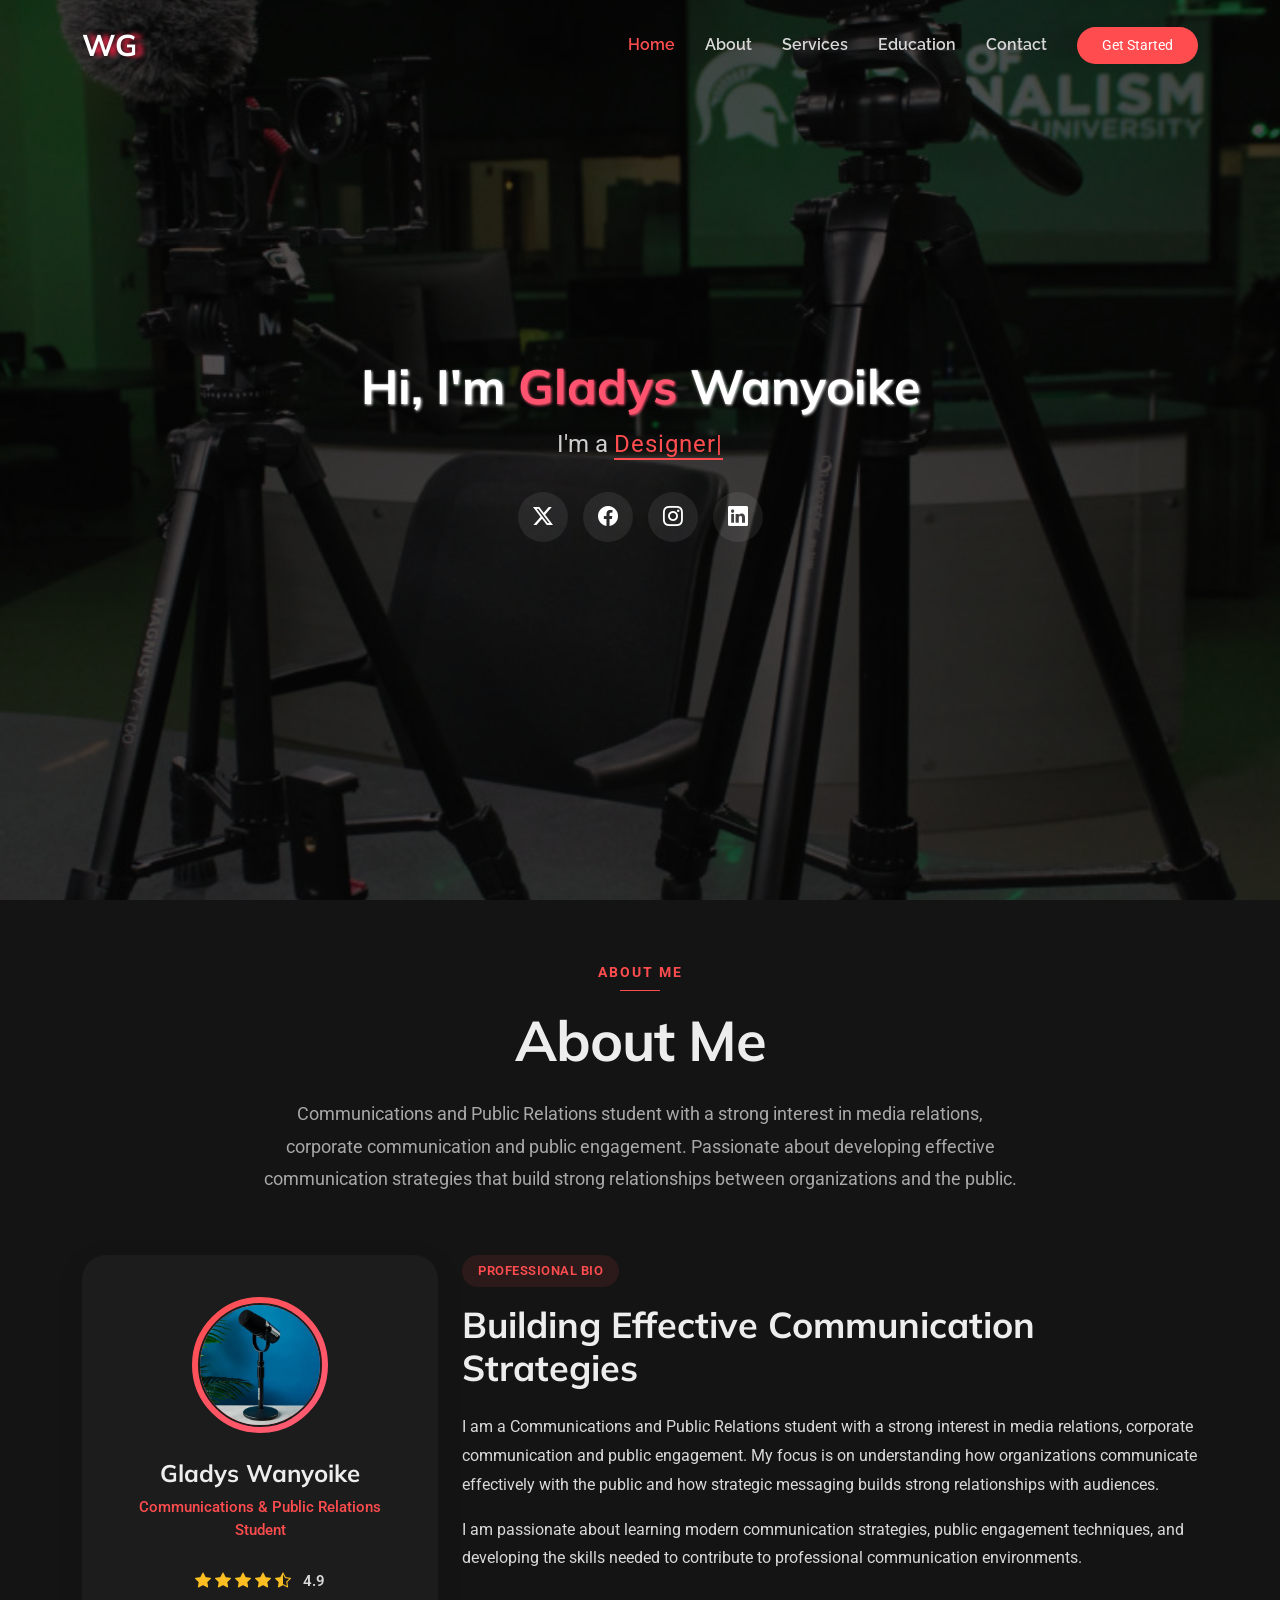
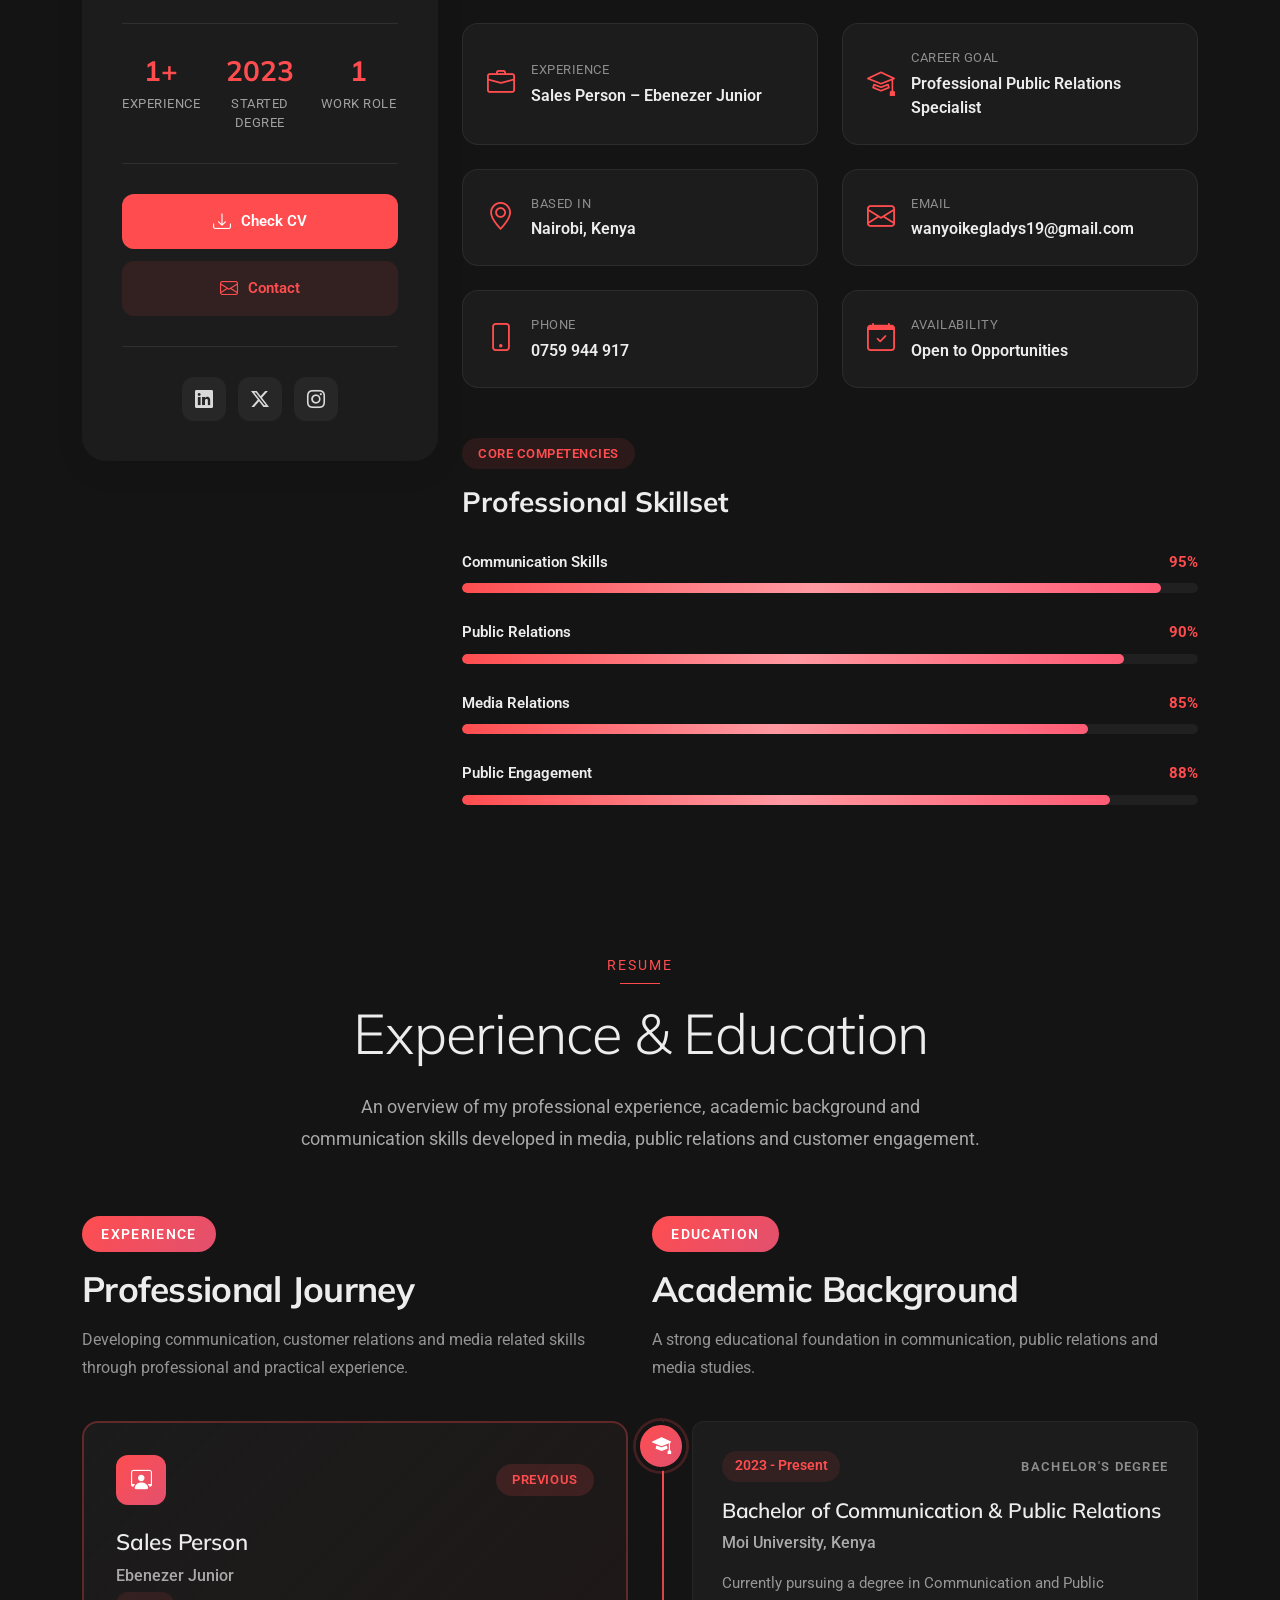
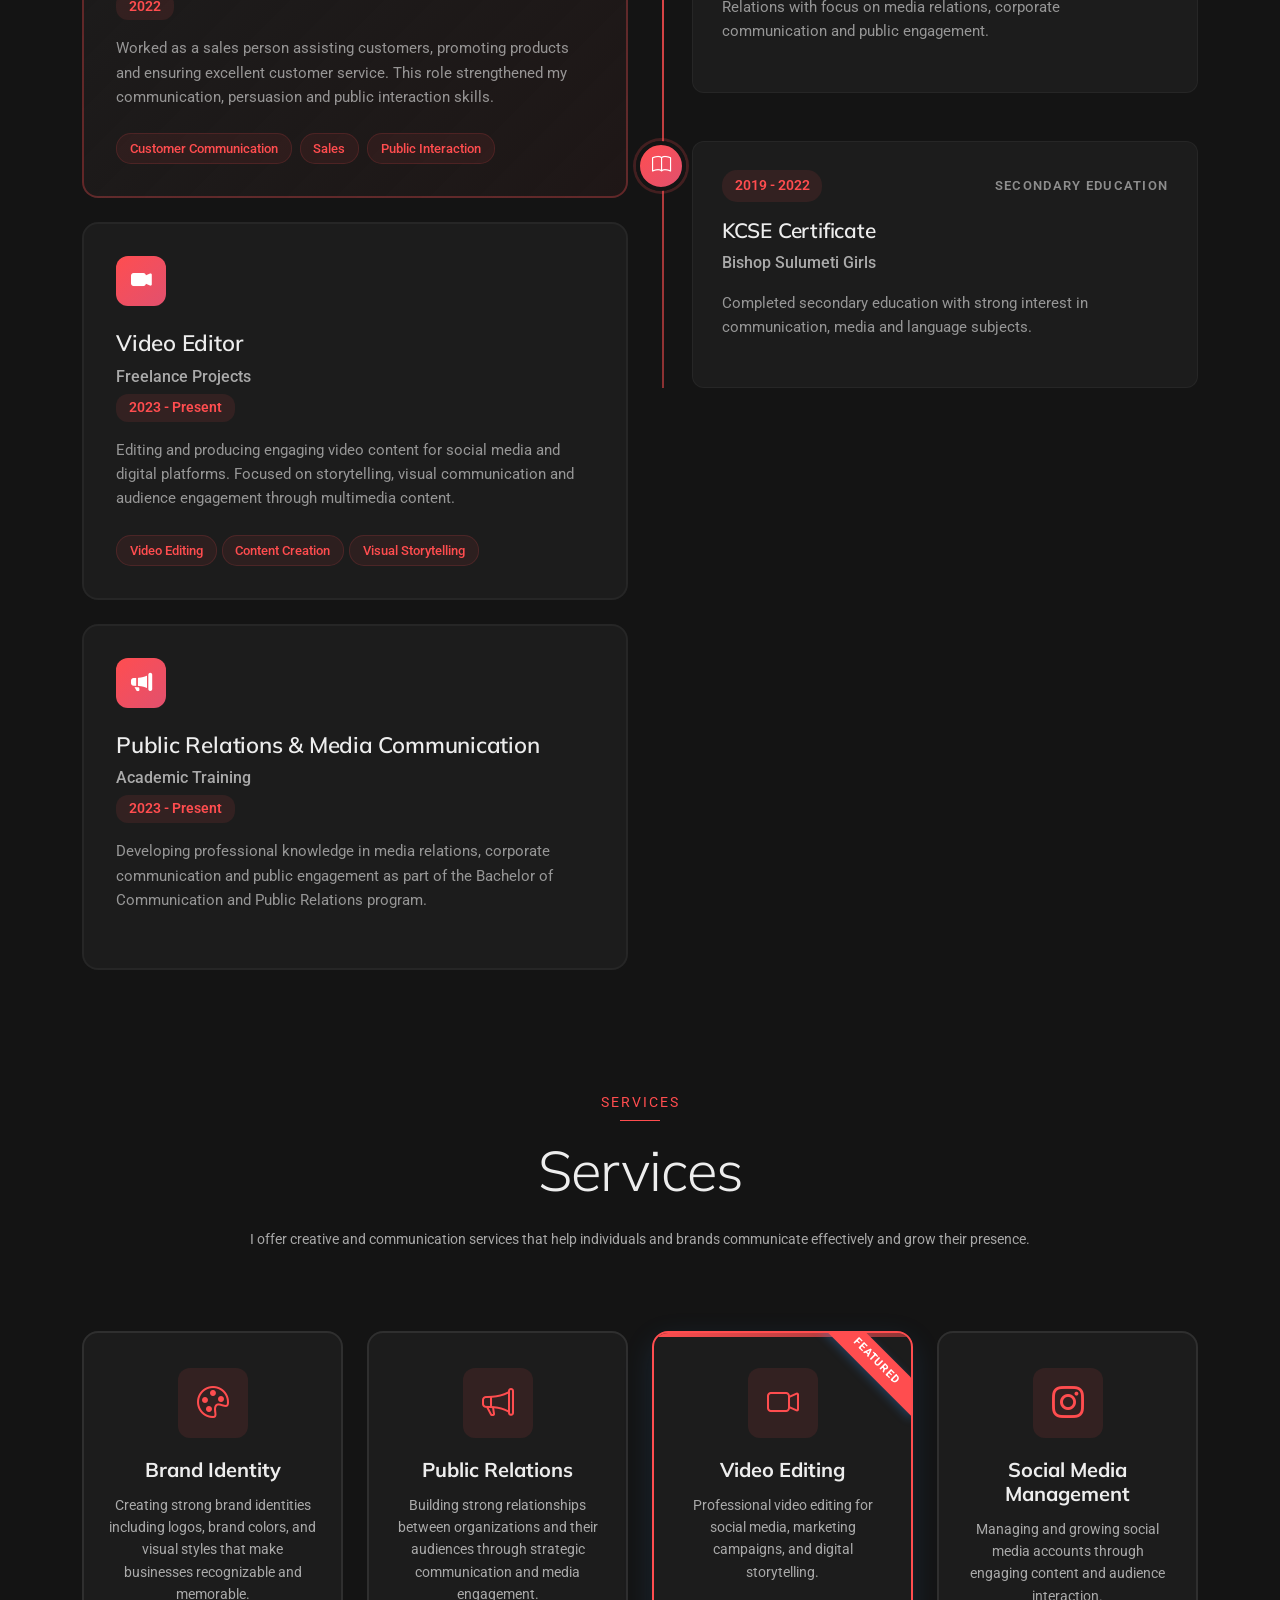
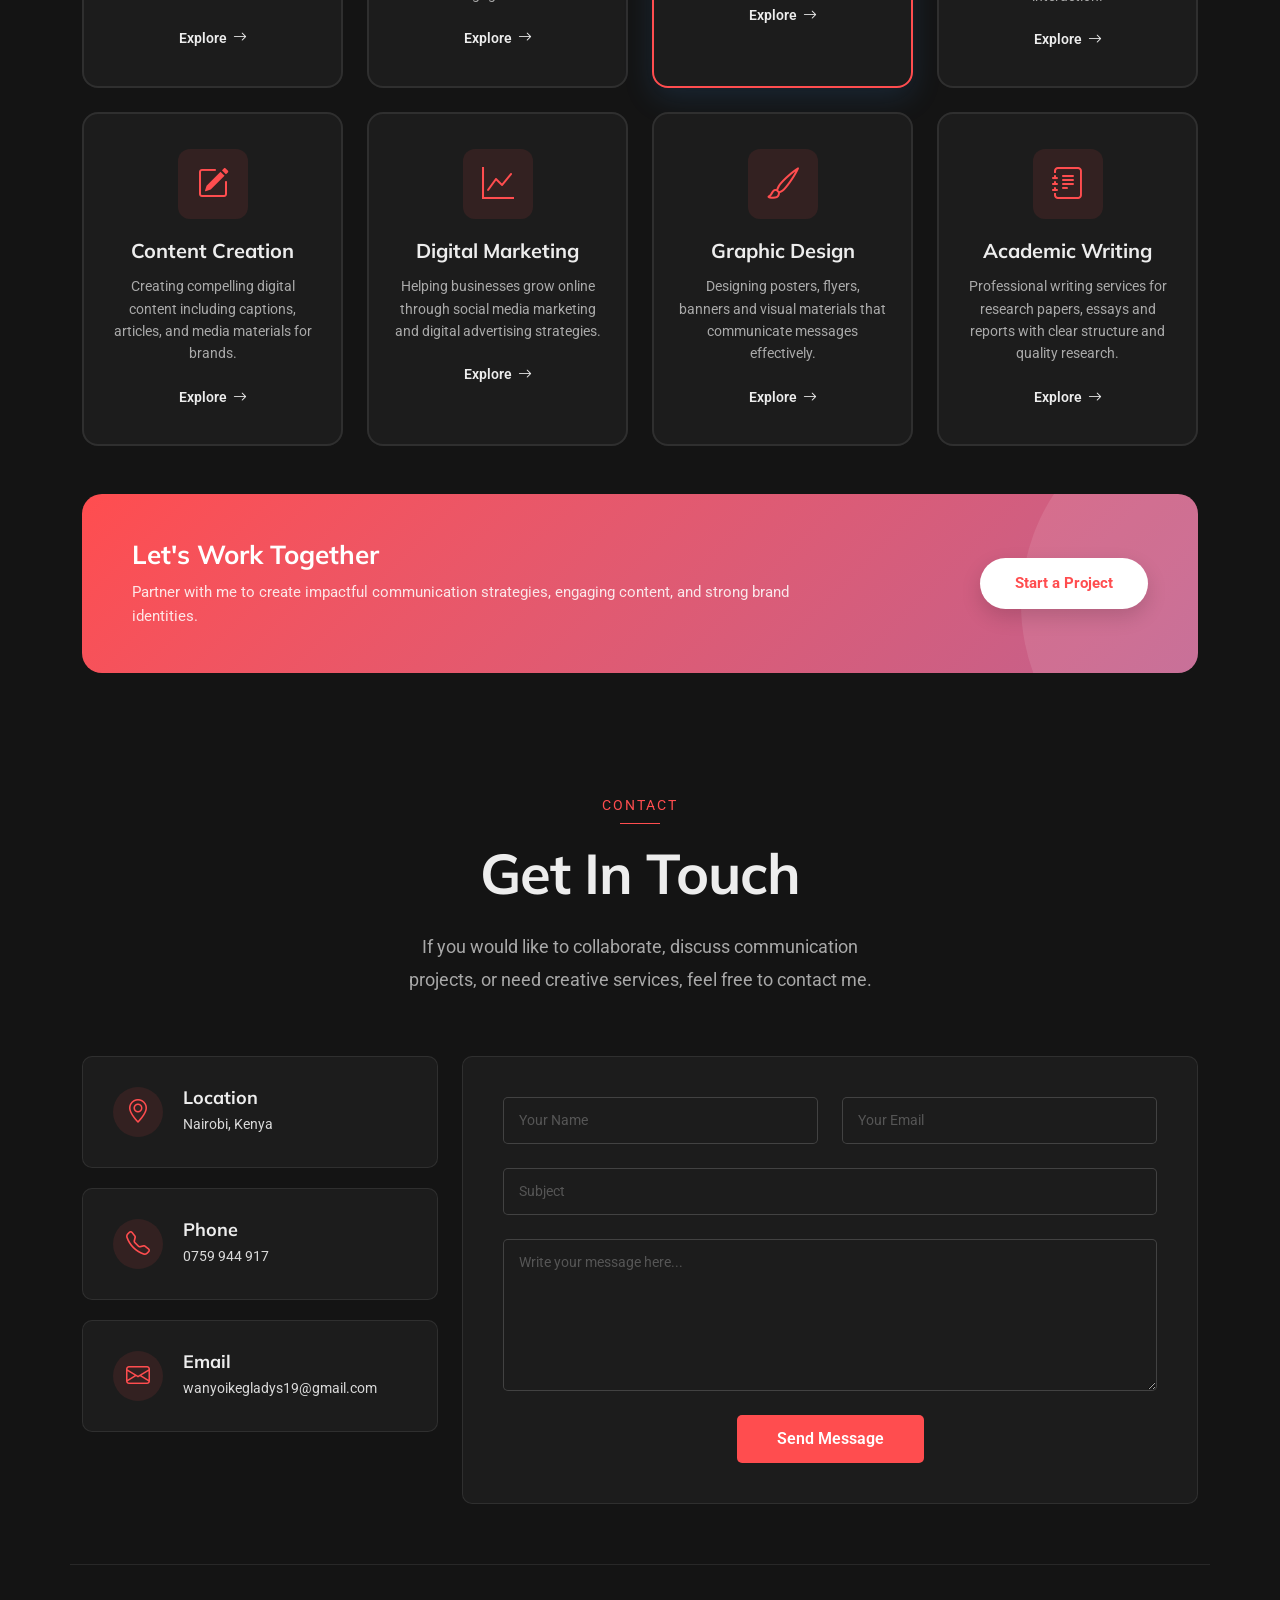
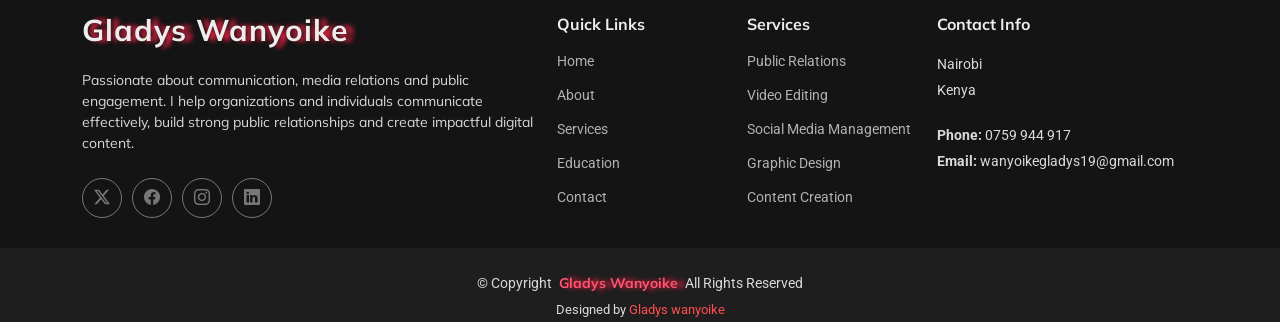
<file: index.html>
<!DOCTYPE html>
<html lang="en">

<head>
  <meta charset="utf-8">
  <meta content="width=device-width, initial-scale=1.0" name="viewport">
  <title>Gladys Wanyoike</title>
  <meta name="description" content="">
  <meta name="keywords" content="">

  <!-- Favicons -->
  <link href="img/favicon.png" rel="icon">
  <link href="img/apple-touch-icon.png" rel="apple-touch-icon">

  <!-- Fonts -->
  <link href="https://fonts.googleapis.com" rel="preconnect">
  <link href="https://fonts.gstatic.com" rel="preconnect" crossorigin>
  <link
    href="https://fonts.googleapis.com/css2?family=Roboto:ital,wght@0,100;0,300;0,400;0,500;0,700;0,900;1,100;1,300;1,400;1,500;1,700;1,900&family=Raleway:ital,wght@0,100;0,200;0,300;0,400;0,500;0,600;0,700;0,800;0,900;1,100;1,200;1,300;1,400;1,500;1,600;1,700;1,800;1,900&family=Mulish:ital,wght@0,200;0,300;0,400;0,500;0,600;0,700;0,800;0,900;1,200;1,300;1,400;1,500;1,600;1,700;1,800;1,900&display=swap"
    rel="stylesheet">

  <!-- Vendor CSS Files -->
  <link href="vendor/bootstrap/css/bootstrap.min.css" rel="stylesheet">
  <link href="vendor/bootstrap-icons/bootstrap-icons.css" rel="stylesheet">
  <link href="vendor/aos/aos.css" rel="stylesheet">
  <link href="vendor/glightbox/css/glightbox.min.css" rel="stylesheet">
  <link href="vendor/swiper/swiper-bundle.min.css" rel="stylesheet">

  <!-- Main CSS File -->
  <link href="css/main.css" rel="stylesheet">


</head>

<body class="index-page">

  <header id="header" class="header d-flex align-items-center fixed-top">
    <div class="container-fluid container-xl position-relative d-flex align-items-center">

      <a href="index.html" class="logo d-flex align-items-center me-auto">
        <h1 class="sitename fw-bold">WG</h1>
      </a>

      <nav id="navmenu" class="navmenu">
        <ul>
          <li><a href="#hero" class="active">Home</a></li>
          <li><a href="#about">About</a></li>
          <li><a href="#services">Services</a></li>
          <li><a href="#resume">Education</a></li>

          <li><a href="#contact">Contact</a></li>
        </ul>
        <i class="mobile-nav-toggle d-xl-none bi bi-list"></i>
      </nav>

      <a class="btn-getstarted" href="#about">Get Started</a>

    </div>
  </header>

  <main class="main">

    <!-- Hero Section -->
    <section id="hero" class="hero section dark-background">

      <img src="img/media.png" alt="" data-aos="fade-in">

      <div class="container" data-aos="fade-up" data-aos-delay="100">
        <div class="row justify-content-center">
          <div class="col-lg-8 text-center">
            <h2 class="hero1">Hi, I'm <span class="hero2">Gladys</span> Wanyoike</h2>
            <p>I'm a <span class="typed"
                data-typed-items="Designer, Team leader, Academic writer & Researcher, Photographer,Content Writer"></span><span
                class="typed-cursor" aria-hidden="true"></span></p>
            <div class="social-links">
              <a href="#"><i class="bi bi-twitter-x"></i></a>
              <a href="#"><i class="bi bi-facebook"></i></a>
              <a href="#"><i class="bi bi-instagram"></i></a>
              <a href="#"><i class="bi bi-linkedin"></i></a>
            </div>
          </div>
        </div>
      </div>

    </section>

    <!-- /Hero Section -->

    <!--About Section-->
    <section id="about" class="about section">
      <div class="container section-title" data-aos="fade-up">
        <span class="subtitle fw-bold">About Me</span>
        <h2 class="fw-bold">About Me</h2>
        <p>
          Communications and Public Relations student with a strong interest in media relations,
          corporate communication and public engagement. Passionate about developing effective
          communication strategies that build strong relationships between organizations and the public.
        </p>
      </div>

      <div class="container" data-aos="fade-up" data-aos-delay="100">

        <div class="row gy-5">

          <div class="col-lg-4" data-aos="zoom-in" data-aos-delay="150">

            <div class="profile-card">

              <div class="profile-header">

                <div class="profile-avatar">
                  <img src="img/image.png" class="img-fluid" alt="Gladys Wanyoike Profile">
                </div>

                <h3>Gladys Wanyoike</h3>

                <span class="role">Communications & Public Relations Student</span>

                <div class="rating">
                  <i class="bi bi-star-fill"></i>
                  <i class="bi bi-star-fill"></i>
                  <i class="bi bi-star-fill"></i>
                  <i class="bi bi-star-fill"></i>
                  <i class="bi bi-star-half"></i>
                  <span>4.9</span>
                </div>

              </div>

              <div class="profile-stats">

                <div class="stat-item">
                  <h4>1+</h4>
                  <p>Experience</p>
                </div>

                <div class="stat-item">
                  <h4>2023</h4>
                  <p>Started Degree</p>
                </div>

                <div class="stat-item">
                  <h4>1</h4>
                  <p>Work Role</p>
                </div>

              </div>

              <div class="profile-actions">
                <a href="Resume.html" class="btn-primary"><i class="bi bi-download"></i> Check CV</a>
                <a href="#contact" class="btn-secondary"><i class="bi bi-envelope"></i> Contact</a>
              </div>

              <div class="social-connect">
                <a href="#"><i class="bi bi-linkedin"></i></a>
                <a href="#"><i class="bi bi-twitter-x"></i></a>
                <a href="#"><i class="bi bi-instagram"></i></a>
              </div>

            </div>

          </div>


          <div class="col-lg-8" data-aos="fade-left" data-aos-delay="200">

            <div class="content-wrapper">

              <div class="bio-section">

                <div class="section-tag">Professional Bio</div>

                <h2>Building Effective Communication Strategies</h2>

                <p>
                  I am a Communications and Public Relations student with a strong interest in media relations,
                  corporate communication and public engagement. My focus is on understanding how organizations
                  communicate effectively with the public and how strategic messaging builds strong relationships with
                  audiences.
                </p>

                <p>
                  I am passionate about learning modern communication strategies, public engagement techniques, and
                  developing the skills needed to contribute to professional communication environments.
                </p>

              </div>


              <div class="details-grid">

                <div class="detail-item" data-aos="fade-up" data-aos-delay="250">
                  <i class="bi bi-briefcase"></i>
                  <div class="detail-content">
                    <span>Experience</span>
                    <strong>Sales Person – Ebenezer Junior</strong>
                  </div>
                </div>

                <div class="detail-item" data-aos="fade-up" data-aos-delay="300">
                  <i class="bi bi-mortarboard"></i>
                  <div class="detail-content">
                    <span>Career Goal</span>
                    <strong>Professional Public Relations Specialist</strong>
                  </div>
                </div>

                <div class="detail-item" data-aos="fade-up" data-aos-delay="350">
                  <i class="bi bi-geo-alt"></i>
                  <div class="detail-content">
                    <span>Based In</span>
                    <strong>Nairobi, Kenya</strong>
                  </div>
                </div>

                <div class="detail-item" data-aos="fade-up" data-aos-delay="100">
                  <i class="bi bi-envelope"></i>
                  <div class="detail-content">
                    <span>Email</span>
                    <strong>wanyoikegladys19@gmail.com</strong>
                  </div>
                </div>

                <div class="detail-item" data-aos="fade-up" data-aos-delay="150">
                  <i class="bi bi-phone"></i>
                  <div class="detail-content">
                    <span>Phone</span>
                    <strong>0759 944 917</strong>
                  </div>
                </div>

                <div class="detail-item" data-aos="fade-up" data-aos-delay="200">
                  <i class="bi bi-calendar-check"></i>
                  <div class="detail-content">
                    <span>Availability</span>
                    <strong>Open to Opportunities</strong>
                  </div>
                </div>

              </div>


              <div class="skills-showcase" data-aos="fade-up" data-aos-delay="250">

                <div class="section-tag">Core Competencies</div>

                <h3>Professional Skillset</h3>

                <div class="skills-list skills-animation">

                  <div class="skill-item">
                    <div class="skill-info">
                      <span class="skill-name">Communication Skills</span>
                      <span class="skill-percent">95%</span>
                    </div>
                    <div class="progress">
                      <div class="progress-bar" role="progressbar" style="width:95%"></div>
                    </div>
                  </div>

                  <div class="skill-item">
                    <div class="skill-info">
                      <span class="skill-name">Public Relations</span>
                      <span class="skill-percent">90%</span>
                    </div>
                    <div class="progress">
                      <div class="progress-bar" role="progressbar" style="width:90%"></div>
                    </div>
                  </div>

                  <div class="skill-item">
                    <div class="skill-info">
                      <span class="skill-name">Media Relations</span>
                      <span class="skill-percent">85%</span>
                    </div>
                    <div class="progress">
                      <div class="progress-bar" role="progressbar" style="width:85%"></div>
                    </div>
                  </div>

                  <div class="skill-item">
                    <div class="skill-info">
                      <span class="skill-name">Public Engagement</span>
                      <span class="skill-percent">88%</span>
                    </div>
                    <div class="progress">
                      <div class="progress-bar" role="progressbar" style="width:88%"></div>
                    </div>
                  </div>

                </div>

              </div>

            </div>

          </div>

        </div>

      </div>
      </div>
      </div>
    </section>

    <section id="resume" class="resume section">

      <div class="container section-title" data-aos="fade-up">
        <span class="subtitle">Resume</span>
        <h2>Experience & Education</h2>
        <p>An overview of my professional experience, academic background and communication skills developed in media,
          public relations and customer engagement.</p>
      </div>

      <div class="container" data-aos="fade-up" data-aos-delay="100">

        <div class="row gy-5">

          <div class="col-lg-6">
            <div class="experience-section">

              <div class="section-header" data-aos="fade-right" data-aos-delay="200">
                <div class="header-content">
                  <span class="section-badge">Experience</span>
                  <h2>Professional Journey</h2>
                  <p>Developing communication, customer relations and media related skills through professional and
                    practical experience.</p>
                </div>
              </div>


              <div class="experience-cards">

                <div class="exp-card featured" data-aos="zoom-in" data-aos-delay="300">

                  <div class="card-header">
                    <div class="company-logo">
                      <i class="bi bi-person-workspace"></i>
                    </div>
                    <div class="period-badge">Previous</div>
                  </div>

                  <div class="card-body">
                    <h3>Sales Person</h3>
                    <p class="company-name">Ebenezer Junior</p>
                    <span class="duration">2022</span>

                    <p class="description">
                      Worked as a sales person assisting customers, promoting products and ensuring excellent customer
                      service. This role strengthened my communication, persuasion and public interaction skills.
                    </p>

                    <div class="skills-tags">
                      <span class="skill-tag">Customer Communication</span>
                      <span class="skill-tag">Sales</span>
                      <span class="skill-tag">Public Interaction</span>
                    </div>

                  </div>
                </div>


                <div class="exp-card" data-aos="zoom-in" data-aos-delay="350">

                  <div class="card-header">
                    <div class="company-logo">
                      <i class="bi bi-camera-video-fill"></i>
                    </div>
                  </div>

                  <div class="card-body">

                    <h3>Video Editor</h3>
                    <p class="company-name">Freelance Projects</p>
                    <span class="duration">2023 - Present</span>

                    <p class="description">
                      Editing and producing engaging video content for social media and digital platforms. Focused on
                      storytelling, visual communication and audience engagement through multimedia content.
                    </p>

                    <div class="skills-tags" style="margin-top:10px;display:flex;gap:5px;flex-wrap:wrap;">
                      <span class="skill-tag">Video Editing</span>
                      <span class="skill-tag">Content Creation</span>
                      <span class="skill-tag">Visual Storytelling</span>
                    </div>

                  </div>
                </div>


                <div class="exp-card" data-aos="zoom-in" data-aos-delay="400">

                  <div class="card-header">
                    <div class="company-logo">
                      <i class="bi bi-megaphone-fill"></i>
                    </div>
                  </div>

                  <div class="card-body">

                    <h3>Public Relations & Media Communication</h3>
                    <p class="company-name">Academic Training</p>
                    <span class="duration">2023 - Present</span>

                    <p class="description">
                      Developing professional knowledge in media relations, corporate communication and public
                      engagement as part of the Bachelor of Communication and Public Relations program.
                    </p>

                  </div>
                </div>

              </div>
            </div>
          </div>


          <div class="col-lg-6">

            <div class="education-section">

              <div class="section-header" data-aos="fade-left" data-aos-delay="200">
                <div class="header-content">
                  <span class="section-badge">Education</span>
                  <h2>Academic Background</h2>
                  <p>A strong educational foundation in communication, public relations and media studies.</p>
                </div>
              </div>


              <div class="education-timeline" data-aos="fade-left" data-aos-delay="300">

                <div class="timeline-track">

                  <div class="timeline-item">

                    <div class="timeline-marker">
                      <i class="bi bi-mortarboard-fill"></i>
                    </div>

                    <div class="timeline-content">

                      <div class="education-meta">
                        <span class="year-range">2023 - Present</span>
                        <span class="degree-level">Bachelor's Degree</span>
                      </div>

                      <h4>Bachelor of Communication & Public Relations</h4>
                      <p class="institution">Moi University, Kenya</p>

                      <p class="description">
                        Currently pursuing a degree in Communication and Public Relations with focus on media relations,
                        corporate communication and public engagement.
                      </p>

                    </div>
                  </div>


                  <div class="timeline-item">

                    <div class="timeline-marker">
                      <i class="bi bi-book"></i>
                    </div>

                    <div class="timeline-content">

                      <div class="education-meta">
                        <span class="year-range">2019 - 2022</span>
                        <span class="degree-level">Secondary Education</span>
                      </div>

                      <h4>KCSE Certificate</h4>
                      <p class="institution">Bishop Sulumeti Girls</p>

                      <p class="description">
                        Completed secondary education with strong interest in communication, media and language
                        subjects.
                      </p>

                    </div>
                  </div>


                </div>
              </div>

            </div>
          </div>

        </div>

      </div>
    </section>


    <section id="services" class="services section">

      <div class="container section-title" data-aos="fade-up">
        <span class="subtitle">Services</span>
        <h2>Services</h2>
        <p>I offer creative and communication services that help individuals and brands communicate effectively and grow
          their presence.</p>
      </div>

      <div class="container" data-aos="fade-up" data-aos-delay="100">

        <div class="row gy-4">

          <!-- Brand Identity -->

          <div class="col-lg-3 col-md-6" data-aos="zoom-in" data-aos-delay="100">
            <div class="service-item">

              <div class="icon-wrapper">
                <i class="bi bi-palette"></i>
              </div>

              <h4>Brand Identity</h4>
              <p>Creating strong brand identities including logos, brand colors, and visual styles that make businesses
                recognizable and memorable.</p>

              <a href="#resume" class="read-more">
                <span>Explore</span>
                <i class="bi bi-arrow-right"></i>
              </a>

            </div>
          </div>


          <!-- Public Relations -->

          <div class="col-lg-3 col-md-6" data-aos="zoom-in" data-aos-delay="200">
            <div class="service-item">

              <div class="icon-wrapper">
                <i class="bi bi-megaphone"></i>
              </div>

              <h4>Public Relations</h4>
              <p>Building strong relationships between organizations and their audiences through strategic communication
                and media engagement.</p>

              <a href="#resume" class="read-more">
                <span>Explore</span>
                <i class="bi bi-arrow-right"></i>
              </a>

            </div>
          </div>


          <!-- Video Editing -->

          <div class="col-lg-3 col-md-6" data-aos="zoom-in" data-aos-delay="300">
            <div class="service-item featured">

              <div class="featured-tag">Featured</div>

              <div class="icon-wrapper">
                <i class="bi bi-camera-video"></i>
              </div>

              <h4>Video Editing</h4>
              <p>Professional video editing for social media, marketing campaigns, and digital storytelling.</p>

              <a href="#resume" class="read-more">
                <span>Explore</span>
                <i class="bi bi-arrow-right"></i>
              </a>

            </div>
          </div>


          <!-- Social Media Management -->

          <div class="col-lg-3 col-md-6" data-aos="zoom-in" data-aos-delay="400">
            <div class="service-item">

              <div class="icon-wrapper">
                <i class="bi bi-instagram"></i>
              </div>

              <h4>Social Media Management</h4>
              <p>Managing and growing social media accounts through engaging content and audience interaction.</p>

              <a href="#resume" class="read-more">
                <span>Explore</span>
                <i class="bi bi-arrow-right"></i>
              </a>

            </div>
          </div>


          <!-- Content Creation -->

          <div class="col-lg-3 col-md-6" data-aos="zoom-in" data-aos-delay="100">
            <div class="service-item">

              <div class="icon-wrapper">
                <i class="bi bi-pencil-square"></i>
              </div>

              <h4>Content Creation</h4>
              <p>Creating compelling digital content including captions, articles, and media materials for brands.</p>

              <a href="#resume" class="read-more">
                <span>Explore</span>
                <i class="bi bi-arrow-right"></i>
              </a>

            </div>
          </div>


          <!-- Digital Marketing -->

          <div class="col-lg-3 col-md-6" data-aos="zoom-in" data-aos-delay="200">
            <div class="service-item">

              <div class="icon-wrapper">
                <i class="bi bi-graph-up"></i>
              </div>

              <h4>Digital Marketing</h4>
              <p>Helping businesses grow online through social media marketing and digital advertising strategies.</p>

              <a href="#resume" class="read-more">
                <span>Explore</span>
                <i class="bi bi-arrow-right"></i>
              </a>

            </div>
          </div>


          <!-- Graphic Design -->

          <div class="col-lg-3 col-md-6" data-aos="zoom-in" data-aos-delay="300">
            <div class="service-item">

              <div class="icon-wrapper">
                <i class="bi bi-brush"></i>
              </div>

              <h4>Graphic Design</h4>
              <p>Designing posters, flyers, banners and visual materials that communicate messages effectively.</p>

              <a href="#resume" class="read-more">
                <span>Explore</span>
                <i class="bi bi-arrow-right"></i>
              </a>

            </div>
          </div>


          <!-- Academic Writing -->

          <div class="col-lg-3 col-md-6" data-aos="zoom-in" data-aos-delay="400">
            <div class="service-item">

              <div class="icon-wrapper">
                <i class="bi bi-journal-text"></i>
              </div>

              <h4>Academic Writing</h4>
              <p>Professional writing services for research papers, essays and reports with clear structure and quality
                research.</p>

              <a href="#resume" class="read-more">
                <span>Explore</span>
                <i class="bi bi-arrow-right"></i>
              </a>

            </div>
          </div>

        </div>


        <!-- Call To Action -->

        <div class="row mt-5">
          <div class="col-12" data-aos="fade-up" data-aos-delay="200">

            <div class="cta-box">
              <div class="row align-items-center">

                <div class="col-lg-8">
                  <h3>Let's Work Together</h3>
                  <p>Partner with me to create impactful communication strategies, engaging content, and strong brand
                    identities.</p>
                </div>

                <div class="col-lg-4 text-lg-end text-center">
                  <a href="#contact" class="cta-btn">Start a Project</a>
                </div>

              </div>
            </div>

          </div>
        </div>

      </div>
    </section>

    <!-- Contact Section -->
    <section id="contact" class="contact section">

      <div class="container section-title" data-aos="fade-up">
        <span class="subtitle">Contact</span>
        <h2 class="fw-bold">Get In Touch</h2>
        <p>If you would like to collaborate, discuss communication projects, or need creative services, feel free to
          contact me.</p>
      </div>

      <div class="container">
        <div class="row gy-4">

          <!-- Contact Info -->
          <div class="col-lg-4">

            <div class="info-item">
              <div class="icon-wrapper">
                <i class="bi bi-geo-alt"></i>
              </div>
              <div>
                <h3>Location</h3>
                <p>Nairobi, Kenya</p>
              </div>
            </div>

            <div class="info-item">
              <div class="icon-wrapper">
                <i class="bi bi-telephone"></i>
              </div>
              <div>
                <h3>Phone</h3>
                <p>0759 944 917</p>
              </div>
            </div>

            <div class="info-item">
              <div class="icon-wrapper">
                <i class="bi bi-envelope"></i>
              </div>
              <div>
                <h3>Email</h3>
                <p>wanyoikegladys19@gmail.com</p>
              </div>
            </div>

          </div>

          <!-- Contact Form -->
          <div class="col-lg-8">

            <form  method="post" class="myform" role="form" data-aos="fade-up" data-aos-delay="100">

              <div class="row gy-4">

                <div class="col-md-6">
                  <input type="text" name="name" class="form-control" placeholder="Your Name" required>
                </div>

                <div class="col-md-6">
                  <input type="email" name="email" class="form-control" placeholder="Your Email" required>
                </div>

                <div class="col-md-12">
                  <input type="text" name="subject" class="form-control" placeholder="Subject" required>
                </div>

                <div class="col-md-12">
                  <textarea name="message" rows="6" class="form-control" placeholder="Write your message here..."
                    required></textarea>
                </div>

                <div class="col-md-12 text-center">

      

                  <button type="submit">Send Message</button>

                </div>

              </div>

            </form>

          </div>

        </div>
      </div>

    </section>


    <!-- Footer -->
    <footer id="footer" class="footer">

      <div class="container footer-top">

        <div class="row gy-4">

          <!-- About -->
          <div class="col-lg-5 col-md-12 footer-about">

            <a href="index.html" class="logo d-flex align-items-center">
              <span class="sitename">Gladys Wanyoike</span>
            </a>

            <p>
              Passionate about communication, media relations and public engagement.
              I help organizations and individuals communicate effectively, build strong
              public relationships and create impactful digital content.
            </p>

            <div class="social-links d-flex mt-4">
              <a href="#"><i class="bi bi-twitter-x"></i></a>
              <a href="#"><i class="bi bi-facebook"></i></a>
              <a href="#"><i class="bi bi-instagram"></i></a>
              <a href="#"><i class="bi bi-linkedin"></i></a>
            </div>

          </div>


          <!-- Useful Links -->
          <div class="col-lg-2 col-6 footer-links">

            <h4>Quick Links</h4>

            <ul>
              <li><a href="#hero">Home</a></li>
              <li><a href="#about">About</a></li>
              <li><a href="#services">Services</a></li>
              <li><a href="#resume">Education</a></li>
              <li><a href="#contact">Contact</a></li>
            </ul>

          </div>


          <!-- Services -->
          <div class="col-lg-2 col-6 footer-links">

            <h4>Services</h4>

            <ul>
              <li><a href="#">Public Relations</a></li>
              <li><a href="#">Video Editing</a></li>
              <li><a href="#">Social Media Management</a></li>
              <li><a href="#">Graphic Design</a></li>
              <li><a href="#">Content Creation</a></li>
            </ul>

          </div>


          <!-- Contact Info -->
          <div class="col-lg-3 col-md-12 footer-contact text-center text-md-start">

            <h4>Contact Info</h4>

            <p>Nairobi</p>
            <p>Kenya</p>

            <p class="mt-4">
              <strong>Phone:</strong>
              <span>0759 944 917</span>
            </p>

            <p>
              <strong>Email:</strong>
              <span>wanyoikegladys19@gmail.com</span>
            </p>

          </div>

        </div>

      </div>


      <!-- Copyright -->
      <div class=" copyright text-center mt-1 mb-0">

        <p>
          © <span>Copyright</span>
          <strong class="px-1 sitename">Gladys Wanyoike</strong>
          <span>All Rights Reserved</span>
        </p>

        <div class="credits">
          Designed by
          <a href="#">Gladys wanyoike</a>
        </div>

      </div>

    </footer>
    <!-- Scroll Top -->
    <a href="#" id="scroll-top" class="scroll-top d-flex align-items-center justify-content-center"><i
        class="bi bi-arrow-up-short"></i></a>

    <!-- Preloader -->
    <div id="preloader"></div>

    <!-- Vendor JS Files -->
    <script src="vendor/bootstrap/js/bootstrap.bundle.min.js"></script>
    <script src="vendor/php-email-form/validate.js"></script>
    <script src="vendor/aos/aos.js"></script>
    <script src="vendor/typed.js/typed.umd.js"></script>
    <script src="vendor/waypoints/noframework.waypoints.js"></script>
    <script src="vendor/glightbox/js/glightbox.min.js"></script>
    <script src="vendor/imagesloaded/imagesloaded.pkgd.min.js"></script>
    <script src="vendor/isotope-layout/isotope.pkgd.min.js"></script>
    <script src="vendor/swiper/swiper-bundle.min.js"></script>

    <!-- Main JS File -->
    <script src="js/main.js"></script>

</body>

</html>
</file>
<file: css/main.css>
@charset "UTF-8";

:root {
  --default-font: "Roboto",  system-ui, -apple-system, "Segoe UI", Roboto, "Helvetica Neue", Arial, "Noto Sans", "Liberation Sans", sans-serif, "Apple Color Emoji", "Segoe UI Emoji", "Segoe UI Symbol", "Noto Color Emoji";
  --heading-font: "Mulish",  sans-serif;
  --nav-font: "Raleway",  sans-serif;
}

/* Global Colors - The following color variables are used throughout the website. Updating them here will change the color scheme of the entire website */
:root { 
  --background-color: #141414; /* Background color for the entire website, including individual sections */
  --default-color: #d9d9d9; /* Default color used for the majority of the text content across the entire website */
  --heading-color: #ededed; /* Color for headings, subheadings and title throughout the website */
  --accent-color: #ff4d4f; /* Accent color that represents your brand on the website. It's used for buttons, links, and other elements that need to stand out */
  --surface-color: #1c1c1c; /* The surface color is used as a background of boxed elements within sections, such as cards, icon boxes, or other elements that require a visual separation from the global background. */
  --contrast-color: #ffffff; /* Contrast color for text, ensuring readability against backgrounds of accent, heading, or default colors. */
}

/* Nav Menu Colors - The following color variables are used specifically for the navigation menu. They are separate from the global colors to allow for more customization options */
:root {
  --nav-color: #d9d9d9;  /* The default color of the main navmenu links */
  --nav-hover-color: #ff4d4f; /* Applied to main navmenu links when they are hovered over or active */
  --nav-mobile-background-color: #2e2e2e; /* Used as the background color for mobile navigation menu */
  --nav-dropdown-background-color: #2e2e2e; /* Used as the background color for dropdown items that appear when hovering over primary navigation items */
  --nav-dropdown-color: #d9d9d9; /* Used for navigation links of the dropdown items in the navigation menu. */
  --nav-dropdown-hover-color: #ff4d4f; /* Similar to --nav-hover-color, this color is applied to dropdown navigation links when they are hovered over. */
}

/* Color Presets - These classes override global colors when applied to any section or element, providing reuse of the sam color scheme. */

.light-background {
  --background-color: rgba(41, 41, 41, 0.8);
  --surface-color: #484848;
}

.dark-background {
  --background-color: #060606;
  --default-color: #ffffff;
  --heading-color: #ffffff;
  --surface-color: #252525;
  --contrast-color: #ffffff;
}

/* Smooth scroll */
:root {
  scroll-behavior: smooth;
}

body {
  color: var(--default-color);
  background-color: var(--background-color);
  font-family: var(--default-font);
}

a {
  color: var(--accent-color);
  text-decoration: none;
  transition: 0.3s;
}

a:hover {
  color: color-mix(in srgb, var(--accent-color), transparent 25%);
  text-decoration: none;
}

h1,
h2,
h3,
h4,
h5,
h6 {
  color: var(--heading-color);
  font-family: var(--heading-font);
}
.sitename {
  color: #ff5370;
  font-family: var(--heading-font);
  text-shadow: 7px 0px 5px hsl(350, 91%, 55%);
}
.hero1{
  text-shadow: 1px 1px 3px;
}
.hero2{
    color: #ff5370;

}


.myform .loading:before {
  content: "";
  display: inline-block;
  border-radius: 50%;
  width: 24px;
  height: 24px;
  margin: 0 10px -6px 0;
  border: 3px solid var(--accent-color);
  border-top-color: var(--surface-color);
  animation: myform-loading 1s linear infinite;
}

@keyframes myform-loading {
  0% {
    transform: rotate(0deg);
  }

  100% {
    transform: rotate(360deg);
  }
}

/*--------------------------------------------------------------
# Global Header
--------------------------------------------------------------*/
.header {
  --heading-color: #ffffff;
  color: var(--default-color);
  background-color: var(--background-color);
  padding: 15px 0;
  transition: all 0.5s;
  z-index: 997;
}

.header .logo {
  line-height: 1;
}

.header .logo img {
  max-height: 36px;
  margin-right: 8px;
}

.header .logo h1 {
  font-size: 30px;
  margin: 0;
  font-weight: 400;
  color: var(--heading-color);
}

.header .btn-getstarted,
.header .btn-getstarted:focus {
  color: var(--contrast-color);
  background: var(--accent-color);
  font-size: 14px;
  padding: 8px 25px;
  margin: 0 0 0 30px;
  border-radius: 50px;
  transition: 0.3s;
}

.header .btn-getstarted:hover,
.header .btn-getstarted:focus:hover {
  color: var(--contrast-color);
  background: color-mix(in srgb, var(--accent-color), transparent 15%);
}

@media (max-width: 1200px) {
  .header .logo {
    order: 1;
  }

  .header .btn-getstarted {
    order: 2;
    margin: 0 15px 0 0;
    padding: 6px 15px;
  }

  .header .navmenu {
    order: 3;
  }
}

.scrolled .header {
  box-shadow: 0px 0 18px rgba(0, 0, 0, 0.1);
}

/* Global Header on Scroll
------------------------------*/
.scrolled .header {
  --background-color: rgba(20, 20, 20, 0.8);
}

/* Index Page Header
------------------------------*/
.index-page .header {
  --background-color: rgba(255, 255, 255, 0);
}

/* Index Page Header on Scroll
------------------------------*/
.index-page.scrolled .header {
  --background-color: rgba(20, 20, 20, 0.8);
}

/*--------------------------------------------------------------
# Navigation Menu
--------------------------------------------------------------*/
/* Navmenu - Desktop */
@media (min-width: 1200px) {
  .navmenu {
    padding: 0;
  }

  .navmenu ul {
    margin: 0;
    padding: 0;
    display: flex;
    list-style: none;
    align-items: center;
  }

  .navmenu li {
    position: relative;
  }

  .navmenu a,
  .navmenu a:focus {
    color: var(--nav-color);
    padding: 18px 15px;
    font-size: 16px;
    font-family: var(--nav-font);
    font-weight: 600;
    display: flex;
    align-items: center;
    justify-content: space-between;
    white-space: nowrap;
    transition: 0.3s;
  }

  .navmenu a i,
  .navmenu a:focus i {
    font-size: 12px;
    line-height: 0;
    margin-left: 5px;
    transition: 0.3s;
  }

  .navmenu li:last-child a {
    padding-right: 0;
  }

  .navmenu li:hover>a,
  .navmenu .active,
  .navmenu .active:focus {
    color: var(--nav-hover-color);
  }

  .navmenu .dropdown ul {
    margin: 0;
    padding: 10px 0;
    background: var(--nav-dropdown-background-color);
    display: block;
    position: absolute;
    visibility: hidden;
    left: 14px;
    top: 130%;
    opacity: 0;
    transition: 0.3s;
    border-radius: 4px;
    z-index: 99;
    box-shadow: 0px 0px 30px rgba(0, 0, 0, 0.1);
  }

  .navmenu .dropdown ul li {
    min-width: 200px;
  }

  .navmenu .dropdown ul a {
    padding: 10px 20px;
    font-size: 15px;
    text-transform: none;
    color: var(--nav-dropdown-color);
  }

  .navmenu .dropdown ul a i {
    font-size: 12px;
  }

  .navmenu .dropdown ul a:hover,
  .navmenu .dropdown ul .active:hover,
  .navmenu .dropdown ul li:hover>a {
    color: var(--nav-dropdown-hover-color);
  }

  .navmenu .dropdown:hover>ul {
    opacity: 1;
    top: 100%;
    visibility: visible;
  }

  .navmenu .dropdown .dropdown ul {
    top: 0;
    left: -90%;
    visibility: hidden;
  }

  .navmenu .dropdown .dropdown:hover>ul {
    opacity: 1;
    top: 0;
    left: -100%;
    visibility: visible;
  }
}

/* Navmenu - Mobile */
@media (max-width: 1199px) {
  .mobile-nav-toggle {
    color: var(--nav-color);
    font-size: 28px;
    line-height: 0;
    margin-right: 10px;
    cursor: pointer;
    transition: color 0.3s;
  }

  .navmenu {
    padding: 0;
    z-index: 9997;
  }

  .navmenu ul {
    display: none;
    list-style: none;
    position: absolute;
    inset: 60px 20px 20px 20px;
    padding: 10px 0;
    margin: 0;
    border-radius: 6px;
    background-color: var(--nav-mobile-background-color);
    overflow-y: auto;
    transition: 0.3s;
    z-index: 9998;
    box-shadow: 0px 0px 30px rgba(0, 0, 0, 0.1);
  }

  .navmenu a,
  .navmenu a:focus {
    color: var(--nav-dropdown-color);
    padding: 10px 20px;
    font-family: var(--nav-font);
    font-size: 17px;
    font-weight: 500;
    display: flex;
    align-items: center;
    justify-content: space-between;
    white-space: nowrap;
    transition: 0.3s;
  }

  .navmenu a i,
  .navmenu a:focus i {
    font-size: 12px;
    line-height: 0;
    margin-left: 5px;
    width: 30px;
    height: 30px;
    display: flex;
    align-items: center;
    justify-content: center;
    border-radius: 50%;
    transition: 0.3s;
    background-color: color-mix(in srgb, var(--accent-color), transparent 90%);
  }

  .navmenu a i:hover,
  .navmenu a:focus i:hover {
    background-color: var(--accent-color);
    color: var(--contrast-color);
  }

  .navmenu a:hover,
  .navmenu .active,
  .navmenu .active:focus {
    color: var(--nav-dropdown-hover-color);
  }

  .navmenu .active i,
  .navmenu .active:focus i {
    background-color: var(--accent-color);
    color: var(--contrast-color);
    transform: rotate(180deg);
  }

  .navmenu .dropdown ul {
    position: static;
    display: none;
    z-index: 99;
    padding: 10px 0;
    margin: 10px 20px;
    background-color: var(--nav-dropdown-background-color);
    border: 1px solid color-mix(in srgb, var(--default-color), transparent 90%);
    box-shadow: none;
    transition: all 0.5s ease-in-out;
  }

  .navmenu .dropdown ul ul {
    background-color: rgba(33, 37, 41, 0.1);
  }

  .navmenu .dropdown>.dropdown-active {
    display: block;
    background-color: rgba(33, 37, 41, 0.03);
  }

  .mobile-nav-active {
    overflow: hidden;
  }

  .mobile-nav-active .mobile-nav-toggle {
    color: #fff;
    position: absolute;
    font-size: 32px;
    top: 15px;
    right: 15px;
    margin-right: 0;
    z-index: 9999;
  }

  .mobile-nav-active .navmenu {
    position: fixed;
    overflow: hidden;
    inset: 0;
    background: rgba(33, 37, 41, 0.8);
    transition: 0.3s;
  }

  .mobile-nav-active .navmenu>ul {
    display: block;
  }
}

/*--------------------------------------------------------------
# Global Footer
--------------------------------------------------------------*/
.footer {
  color: var(--default-color);
  background-color: var(--background-color);
  font-size: 14px;
  padding-bottom: 0px;
  position: relative;
}

.footer .footer-top {
  padding-top: 50px;
  border-top: 1px solid color-mix(in srgb, var(--default-color), transparent 90%);
}

.footer .footer-about .logo {
  line-height: 1;
  margin-bottom: 25px;
}

.footer .footer-about .logo img {
  max-height: 40px;
  margin-right: 6px;
}

.footer .footer-about .logo span {
  color: var(--heading-color);
  font-size: 30px;
  font-weight: 700;
  letter-spacing: 1px;
  font-family: var(--heading-font);
}

.footer .footer-about p {
  font-size: 14px;
  font-family: var(--heading-font);
}

.footer .social-links a {
  display: flex;
  align-items: center;
  justify-content: center;
  width: 40px;
  height: 40px;
  border-radius: 50%;
  border: 1px solid color-mix(in srgb, var(--default-color), transparent 50%);
  font-size: 16px;
  color: color-mix(in srgb, var(--default-color), transparent 50%);
  margin-right: 10px;
  transition: 0.3s;
}

.footer .social-links a:hover {
  color: var(--accent-color);
  border-color: var(--accent-color);
}

.footer h4 {
  font-size: 16px;
  font-weight: bold;
  position: relative;
  padding-bottom: 12px;
}

.footer .footer-links {
  margin-bottom: 30px;
}

.footer .footer-links ul {
  list-style: none;
  padding: 0;
  margin: 0;
}

.footer .footer-links ul i {
  padding-right: 2px;
  font-size: 12px;
  line-height: 0;
}

.footer .footer-links ul li {
  padding: 10px 0;
  display: flex;
  align-items: center;
}

.footer .footer-links ul li:first-child {
  padding-top: 0;
}

.footer .footer-links ul a {
  color: color-mix(in srgb, var(--default-color), transparent 20%);
  display: inline-block;
  line-height: 1;
}

.footer .footer-links ul a:hover {
  color: var(--accent-color);
}

.footer .footer-contact p {
  margin-bottom: 5px;
}

.footer .copyright {
  padding-top: 25px;
  padding-bottom: 2px;
  background-color: color-mix(in srgb, var(--default-color), transparent 95%);
}

.footer .copyright p {
  margin-bottom: 0;
}

.footer .credits {
  margin-top: 6px;
  font-size: 13px;
}

/*--------------------------------------------------------------
# Preloader
--------------------------------------------------------------*/
#preloader {
  position: fixed;
  inset: 0;
  z-index: 999999;
  overflow: hidden;
  background: var(--background-color);
  transition: all 0.6s ease-out;
}

#preloader:before {
  content: "";
  position: fixed;
  top: calc(50% - 30px);
  left: calc(50% - 30px);
  border: 6px solid #ffffff;
  border-color: var(--accent-color) transparent var(--accent-color) transparent;
  border-radius: 50%;
  width: 60px;
  height: 60px;
  animation: animate-preloader 1.5s linear infinite;
}

@keyframes animate-preloader {
  0% {
    transform: rotate(0deg);
  }

  100% {
    transform: rotate(360deg);
  }
}

/*--------------------------------------------------------------
# Scroll Top Button
--------------------------------------------------------------*/
.scroll-top {
  position: fixed;
  visibility: hidden;
  opacity: 0;
  right: 15px;
  bottom: 15px;
  z-index: 99999;
  background-color: var(--accent-color);
  width: 40px;
  height: 40px;
  border-radius: 4px;
  transition: all 0.4s;
}

.scroll-top i {
  font-size: 24px;
  color: var(--contrast-color);
  line-height: 0;
}

.scroll-top:hover {
  background-color: color-mix(in srgb, var(--accent-color), transparent 20%);
  color: var(--contrast-color);
}

.scroll-top.active {
  visibility: visible;
  opacity: 1;
}

/*--------------------------------------------------------------
# Disable aos animation delay on mobile devices
--------------------------------------------------------------*/
@media screen and (max-width: 768px) {
  [data-aos-delay] {
    transition-delay: 0 !important;
  }
}

/*--------------------------------------------------------------
# Global Page Titles & Breadcrumbs
--------------------------------------------------------------*/
.page-title {
  color: var(--default-color);
  background-color: var(--background-color);
  padding: 20px 0;
  position: relative;
}

.page-title h1 {
  font-size: 28px;
  font-weight: 700;
  margin: 0;
}

.page-title .breadcrumbs ol {
  display: flex;
  flex-wrap: wrap;
  list-style: none;
  padding: 0 0 10px 0;
  margin: 0;
  font-size: 14px;
  font-weight: 400;
}

.page-title .breadcrumbs ol li+li {
  padding-left: 10px;
}

.page-title .breadcrumbs ol li+li::before {
  content: "/";
  display: inline-block;
  padding-right: 10px;
  color: color-mix(in srgb, var(--default-color), transparent 70%);
}

/*--------------------------------------------------------------
# Global Sections
--------------------------------------------------------------*/
section,
.section {
  color: var(--default-color);
  background-color: var(--background-color);
  padding: 60px 0;
  scroll-margin-top: 90px;
  overflow: clip;
}

@media (max-width: 1199px) {

  section,
  .section {
    scroll-margin-top: 66px;
  }
}

/*--------------------------------------------------------------
# Global Section Titles
--------------------------------------------------------------*/
.section-title {
  text-align: center;
  padding-bottom: 60px;
  position: relative;
}

.section-title h2 {
  font-size: 3.5rem;
  font-weight: 300;
  line-height: 1.2;
  color: var(--heading-color);
  margin-bottom: 1.5rem;
  letter-spacing: -1px;
}

@media (max-width: 768px) {
  .section-title h2 {
    font-size: 2.5rem;
  }
}

.section-title .subtitle {
  display: inline-block;
  font-size: 0.875rem;
  font-weight: 400;
  color: var(--accent-color);
  text-transform: uppercase;
  letter-spacing: 2px;
  margin-bottom: 1.5rem;
  position: relative;
}

.section-title .subtitle::after {
  content: "";
  position: absolute;
  bottom: -8px;
  left: 50%;
  transform: translateX(-50%);
  width: 40px;
  height: 1px;
  background: var(--accent-color);
}

.section-title p {
  font-size: 1.125rem;
  line-height: 1.8;
  color: color-mix(in srgb, var(--default-color), transparent 25%);
  max-width: 900px;
  margin: 0 auto;
  text-wrap: balance;
}

/*--------------------------------------------------------------
# Hero Section
--------------------------------------------------------------*/
.hero {
  padding-top: 80px;
  min-height: 100vh;
  position: relative;
  display: flex;
  align-items: center;
  justify-content: center;
  overflow: hidden;
  padding-bottom: 80px;
}

.hero img {
  position: absolute;
  inset: 0;
  display: block;
  width: 100%;
  height: 100%;
  object-fit: cover;
  z-index: 1;
}

.hero:before {
  content: "";
  background: color-mix(in srgb, var(--background-color), transparent 30%);
  position: absolute;
  inset: 0;
  z-index: 2;
  border-radius: 0;
}

.hero .container {
  position: relative;
  z-index: 3;
}

.hero h2 {
  margin: 0;
  font-size: 48px;
  font-weight: 700;
}

.hero p {
  margin: 10px 0 0 0;
  font-size: 24px;
  color: color-mix(in srgb, var(--default-color), transparent 20%);
}

.hero p span {
  color: var(--accent-color);
  letter-spacing: 1px;
  border-bottom: 2px solid var(--accent-color);
}

.hero .social-links {
  margin-top: 30px;
  display: flex;
  justify-content: center;
  gap: 15px;
}

.hero .social-links a {
  display: flex;
  align-items: center;
  justify-content: center;
  width: 50px;
  height: 50px;
  border-radius: 50%;
  background: color-mix(in srgb, var(--default-color), transparent 92%);
  color: var(--default-color);
  font-size: 20px;
  transition: 0.3s;
}

.hero .social-links a:hover {
  background: var(--accent-color);
  color: var(--contrast-color);
  transform: translateY(-3px);
}

@media (max-width: 768px) {
  .hero h2 {
    font-size: 32px;
  }

  .hero p {
    font-size: 20px;
  }
}

/*--------------------------------------------------------------
# About Section
--------------------------------------------------------------*/
.about {
  overflow: hidden;
  position: relative;
}

.about::before {
  content: "";
  position: absolute;
  top: -50%;
  right: -20%;
  width: 800px;
  height: 800px;
  background: radial-gradient(circle, color-mix(in srgb, var(--accent-color), transparent 85%) 0%, transparent 70%);
  border-radius: 50%;
  z-index: 0;
  pointer-events: none;
}

.about .container {
  position: relative;
  z-index: 1;
}

.about .profile-card {
  background: var(--surface-color);
  border-radius: 24px;
  padding: 40px;
  box-shadow: 0 8px 30px rgba(0, 0, 0, 0.08);
  position: sticky;
  top: 100px;
}

.about .profile-card .profile-header {
  text-align: center;
  padding-bottom: 30px;
  border-bottom: 1px solid color-mix(in srgb, var(--default-color), transparent 90%);
}

.about .profile-card .profile-header .profile-avatar {
  width: 140px;
  height: 140px;
  margin: 0 auto 24px;
  position: relative;
  border-radius: 50%;
  padding: 6px;
  border: 2px solid var(--surface-color);
  background: linear-gradient(135deg, var(--accent-color), color-mix(in srgb, var(--accent-color), #ff6b9d 50%));
}

.about .profile-card .profile-header .profile-avatar img {
  width: 100%;
  height: 100%;
  object-fit: cover;
  border-radius: 50%;
  border: 2px solid var(--surface-color);
}

.about .profile-card .profile-header .profile-avatar .status-indicator {
  position: absolute;
  bottom: 8px;
  right: 8px;
  width: 24px;
  height: 24px;
  background: #10b981;
  border: 2px solid var(--surface-color);
  border-radius: 50%;
  animation: pulse 2s infinite;
}

.about .profile-card .profile-header h3 {
  font-size: 24px;
  font-weight: 700;
  margin-bottom: 8px;
  color: var(--heading-color);
}

.about .profile-card .profile-header .role {
  display: inline-block;
  font-size: 15px;
  color: var(--accent-color);
  font-weight: 500;
  margin-bottom: 16px;
}

.about .profile-card .profile-header .rating {
  display: flex;
  align-items: center;
  justify-content: center;
  gap: 4px;
  margin-top: 12px;
}

.about .profile-card .profile-header .rating i {
  color: #fbbf24;
  font-size: 16px;
}

.about .profile-card .profile-header .rating span {
  margin-left: 8px;
  font-weight: 600;
  color: var(--default-color);
  font-size: 15px;
}

.about .profile-card .profile-stats {
  display: grid;
  grid-template-columns: repeat(3, 1fr);
  gap: 20px;
  padding: 30px 0;
  border-bottom: 1px solid color-mix(in srgb, var(--default-color), transparent 90%);
}

.about .profile-card .profile-stats .stat-item {
  text-align: center;
}

.about .profile-card .profile-stats .stat-item h4 {
  font-size: 28px;
  font-weight: 700;
  color: var(--accent-color);
  margin-bottom: 6px;
}

.about .profile-card .profile-stats .stat-item p {
  font-size: 13px;
  color: color-mix(in srgb, var(--default-color), transparent 30%);
  text-transform: uppercase;
  letter-spacing: 0.5px;
  margin: 0;
}

.about .profile-card .profile-actions {
  display: flex;
  flex-direction: column;
  gap: 12px;
  padding: 30px 0;
  border-bottom: 1px solid color-mix(in srgb, var(--default-color), transparent 90%);
}

.about .profile-card .profile-actions a {
  display: flex;
  align-items: center;
  justify-content: center;
  gap: 10px;
  padding: 14px 24px;
  border-radius: 12px;
  font-weight: 600;
  font-size: 15px;
  text-decoration: none;
  transition: all 0.3s ease;
}

.about .profile-card .profile-actions a.btn-primary {
  background: var(--accent-color);
  color: var(--contrast-color);
}

.about .profile-card .profile-actions a.btn-primary:hover {
  background: color-mix(in srgb, var(--accent-color), #000 15%);
  transform: translateY(-2px);
  box-shadow: 0 6px 20px rgba(0, 0, 0, 0.15);
}

.about .profile-card .profile-actions a.btn-secondary {
  background: color-mix(in srgb, var(--accent-color), transparent 90%);
  color: var(--accent-color);
}

.about .profile-card .profile-actions a.btn-secondary:hover {
  background: color-mix(in srgb, var(--accent-color), transparent 85%);
}

.about .profile-card .profile-actions a i {
  font-size: 18px;
}

.about .profile-card .social-connect {
  display: flex;
  justify-content: center;
  gap: 12px;
  padding-top: 30px;
}

.about .profile-card .social-connect a {
  width: 44px;
  height: 44px;
  display: flex;
  align-items: center;
  justify-content: center;
  background: color-mix(in srgb, var(--default-color), transparent 94%);
  border-radius: 12px;
  color: var(--default-color);
  font-size: 18px;
  transition: all 0.3s ease;
}

.about .profile-card .social-connect a:hover {
  background: var(--accent-color);
  color: var(--contrast-color);
  transform: translateY(-3px);
}

.about .content-wrapper .bio-section {
  margin-bottom: 50px;
}

.about .content-wrapper .bio-section .section-tag {
  display: inline-block;
  padding: 6px 16px;
  background: color-mix(in srgb, var(--accent-color), transparent 90%);
  color: var(--accent-color);
  border-radius: 20px;
  font-size: 13px;
  font-weight: 600;
  text-transform: uppercase;
  letter-spacing: 0.5px;
  margin-bottom: 16px;
}

.about .content-wrapper .bio-section h2 {
  font-size: 36px;
  font-weight: 700;
  color: var(--heading-color);
  margin-bottom: 24px;
  line-height: 1.2;
}

.about .content-wrapper .bio-section p {
  font-size: 16px;
  line-height: 1.8;
  color: var(--default-color);
  margin-bottom: 16px;
}

.about .content-wrapper .bio-section p:last-child {
  margin-bottom: 0;
}

.about .content-wrapper .details-grid {
  display: grid;
  grid-template-columns: repeat(2, 1fr);
  gap: 24px;
  margin-bottom: 50px;
}

.about .content-wrapper .details-grid .detail-item {
  display: flex;
  align-items: center;
  gap: 16px;
  padding: 24px;
  background: var(--surface-color);
  border-radius: 16px;
  border: 1px solid color-mix(in srgb, var(--default-color), transparent 92%);
  transition: all 0.3s ease;
}

.about .content-wrapper .details-grid .detail-item:hover {
  border-color: var(--accent-color);
  transform: translateY(-3px);
  box-shadow: 0 8px 24px rgba(0, 0, 0, 0.08);
}

.about .content-wrapper .details-grid .detail-item i {
  font-size: 28px;
  color: var(--accent-color);
  flex-shrink: 0;
}

.about .content-wrapper .details-grid .detail-item .detail-content span {
  display: block;
  font-size: 13px;
  color: color-mix(in srgb, var(--default-color), transparent 40%);
  text-transform: uppercase;
  letter-spacing: 0.5px;
  margin-bottom: 4px;
}

.about .content-wrapper .details-grid .detail-item .detail-content strong {
  display: block;
  font-size: 16px;
  color: var(--heading-color);
  font-weight: 600;
}

.about .content-wrapper .skills-showcase .section-tag {
  display: inline-block;
  padding: 6px 16px;
  background: color-mix(in srgb, var(--accent-color), transparent 90%);
  color: var(--accent-color);
  border-radius: 20px;
  font-size: 13px;
  font-weight: 600;
  text-transform: uppercase;
  letter-spacing: 0.5px;
  margin-bottom: 16px;
}

.about .content-wrapper .skills-showcase h3 {
  font-size: 28px;
  font-weight: 700;
  color: var(--heading-color);
  margin-bottom: 32px;
}

.about .content-wrapper .skills-showcase .skills-list .skill-item {
  margin-bottom: 28px;
}

.about .content-wrapper .skills-showcase .skills-list .skill-item .skill-info {
  display: flex;
  justify-content: space-between;
  align-items: center;
  margin-bottom: 10px;
}

.about .content-wrapper .skills-showcase .skills-list .skill-item .skill-info .skill-name {
  font-size: 15px;
  font-weight: 600;
  color: var(--heading-color);
}

.about .content-wrapper .skills-showcase .skills-list .skill-item .skill-info .skill-percent {
  font-size: 15px;
  font-weight: 700;
  color: var(--accent-color);
}

.about .content-wrapper .skills-showcase .skills-list .skill-item .progress {
  height: 10px;
  border-radius: 10px;
  background: color-mix(in srgb, var(--default-color), transparent 94%);
  overflow: hidden;
}

.about .content-wrapper .skills-showcase .skills-list .skill-item .progress .progress-bar {
  width: 0;
  height: 100%;
  background: linear-gradient(90deg, var(--accent-color), color-mix(in srgb, var(--accent-color), #ff6b9d 50%));
  border-radius: 10px;
  transition: width 1.5s cubic-bezier(0.65, 0, 0.35, 1);
  position: relative;
}

.about .content-wrapper .skills-showcase .skills-list .skill-item .progress .progress-bar::after {
  content: "";
  position: absolute;
  top: 0;
  left: 0;
  right: 0;
  bottom: 0;
  background: linear-gradient(90deg, transparent, rgba(255, 255, 255, 0.4), transparent);
  animation: shimmer 2s infinite;
}

@keyframes pulse {

  0%,
  100% {
    opacity: 1;
  }

  50% {
    opacity: 0.6;
  }
}

@keyframes shimmer {
  0% {
    transform: translateX(-100%);
  }

  100% {
    transform: translateX(100%);
  }
}

@media (max-width: 992px) {
  .about .profile-card {
    position: static;
    margin-bottom: 40px;
  }

  .about .content-wrapper .bio-section h2 {
    font-size: 30px;
  }

  .about .content-wrapper .details-grid {
    grid-template-columns: 1fr;
  }

  .about .content-wrapper .skills-showcase h3 {
    font-size: 24px;
  }
}

@media (max-width: 576px) {
  .about .profile-card {
    padding: 30px 20px;
  }

  .about .profile-card .profile-header .profile-avatar {
    width: 120px;
    height: 120px;
  }

  .about .profile-card .profile-stats {
    grid-template-columns: repeat(3, 1fr);
    gap: 16px;
  }

  .about .profile-card .profile-stats .stat-item h4 {
    font-size: 24px;
  }

  .about .content-wrapper .bio-section h2 {
    font-size: 26px;
  }

  .about .content-wrapper .details-grid .detail-item {
    padding: 18px;
  }

  .about .content-wrapper .details-grid .detail-item i {
    font-size: 24px;
  }
}

/*--------------------------------------------------------------
# Resume Section
--------------------------------------------------------------*/
.resume .section-header {
  margin-bottom: 2.5rem;
}

.resume .section-header .header-content .section-badge {
  display: inline-block;
  background: linear-gradient(135deg, var(--accent-color), color-mix(in srgb, var(--accent-color), #6c5ce7 20%));
  color: var(--contrast-color);
  padding: 0.5rem 1.2rem;
  border-radius: 25px;
  font-size: 0.85rem;
  font-weight: 600;
  text-transform: uppercase;
  letter-spacing: 0.1em;
  margin-bottom: 1rem;
}

.resume .section-header .header-content h2 {
  font-size: 2.2rem;
  font-weight: 700;
  color: var(--heading-color);
  margin-bottom: 1rem;
  line-height: 1.2;
  letter-spacing: -0.02em;
}

.resume .section-header .header-content p {
  font-size: 1rem;
  line-height: 1.7;
  color: color-mix(in srgb, var(--default-color), transparent 35%);
  margin: 0;
}

.resume .experience-section .experience-cards {
  display: flex;
  flex-direction: column;
  gap: 1.5rem;
}

.resume .experience-section .experience-cards .exp-card {
  background: var(--surface-color);
  border-radius: 16px;
  padding: 2rem;
  border: 2px solid color-mix(in srgb, var(--default-color), transparent 95%);
  transition: all 0.3s ease;
  position: relative;
  overflow: hidden;
}

.resume .experience-section .experience-cards .exp-card::before {
  content: "";
  position: absolute;
  top: 0;
  left: 0;
  right: 0;
  height: 4px;
  background: linear-gradient(90deg, transparent, var(--accent-color), transparent);
  transform: translateX(-100%);
  transition: transform 0.3s ease;
}

.resume .experience-section .experience-cards .exp-card:hover {
  transform: translateY(-5px);
  border-color: color-mix(in srgb, var(--accent-color), transparent 80%);
  box-shadow: 0 15px 45px color-mix(in srgb, var(--default-color), transparent 85%);
}

.resume .experience-section .experience-cards .exp-card:hover::before {
  transform: translateX(0);
}

.resume .experience-section .experience-cards .exp-card.featured {
  border-color: color-mix(in srgb, var(--accent-color), transparent 70%);
  background: linear-gradient(135deg, var(--surface-color), color-mix(in srgb, var(--accent-color), transparent 95%));
}

.resume .experience-section .experience-cards .exp-card.featured::before {
  background: linear-gradient(90deg, var(--accent-color), color-mix(in srgb, var(--accent-color), #6c5ce7 20%), var(--accent-color));
}

.resume .experience-section .experience-cards .exp-card .card-header {
  display: flex;
  justify-content: space-between;
  align-items: center;
  margin-bottom: 1.5rem;
}

.resume .experience-section .experience-cards .exp-card .card-header .company-logo {
  width: 50px;
  height: 50px;
  background: linear-gradient(135deg, var(--accent-color), color-mix(in srgb, var(--accent-color), #6c5ce7 20%));
  border-radius: 12px;
  display: flex;
  align-items: center;
  justify-content: center;
}

.resume .experience-section .experience-cards .exp-card .card-header .company-logo i {
  font-size: 1.3rem;
  color: var(--contrast-color);
}

.resume .experience-section .experience-cards .exp-card .card-header .period-badge {
  background: color-mix(in srgb, var(--accent-color), transparent 85%);
  color: var(--accent-color);
  padding: 0.4rem 1rem;
  border-radius: 20px;
  font-size: 0.8rem;
  font-weight: 600;
  text-transform: uppercase;
  letter-spacing: 0.05em;
}

.resume .experience-section .experience-cards .exp-card .card-body h3 {
  font-size: 1.4rem;
  font-weight: 600;
  color: var(--heading-color);
  margin-bottom: 0.5rem;
  letter-spacing: -0.01em;
}

.resume .experience-section .experience-cards .exp-card .card-body .company-name {
  font-size: 1rem;
  color: color-mix(in srgb, var(--default-color), transparent 25%);
  font-weight: 500;
  margin-bottom: 0.3rem;
}

.resume .experience-section .experience-cards .exp-card .card-body .duration {
  display: inline-block;
  font-size: 0.9rem;
  color: var(--accent-color);
  font-weight: 600;
  background: color-mix(in srgb, var(--accent-color), transparent 90%);
  padding: 0.2rem 0.8rem;
  border-radius: 12px;
  margin-bottom: 1rem;
}

.resume .experience-section .experience-cards .exp-card .card-body .description {
  font-size: 0.95rem;
  line-height: 1.6;
  color: color-mix(in srgb, var(--default-color), transparent 35%);
  margin-bottom: 1.5rem;
}

.resume .experience-section .experience-cards .exp-card .card-body .skills-tags {
  display: flex;
  flex-wrap: wrap;
  gap: 0.5rem;
}

.resume .experience-section .experience-cards .exp-card .card-body .skills-tags .skill-tag {
  background: color-mix(in srgb, var(--accent-color), transparent 92%);
  color: var(--accent-color);
  padding: 0.3rem 0.8rem;
  border-radius: 15px;
  font-size: 0.8rem;
  font-weight: 500;
  border: 1px solid color-mix(in srgb, var(--accent-color), transparent 85%);
}

.resume .education-section .education-timeline .timeline-track {
  position: relative;
  padding-left: 2.5rem;
}

.resume .education-section .education-timeline .timeline-track::before {
  content: "";
  position: absolute;
  left: 10px;
  top: 0;
  bottom: 0;
  width: 2px;
  background: linear-gradient(180deg, var(--accent-color), color-mix(in srgb, var(--accent-color), transparent 50%));
}

.resume .education-section .education-timeline .timeline-track .timeline-item {
  position: relative;
  margin-bottom: 3rem;
}

.resume .education-section .education-timeline .timeline-track .timeline-item:last-child {
  margin-bottom: 0;
}

.resume .education-section .education-timeline .timeline-track .timeline-item .timeline-marker {
  position: absolute;
  left: -3.5rem;
  top: 0;
  width: 50px;
  height: 50px;
  background: linear-gradient(135deg, var(--accent-color), color-mix(in srgb, var(--accent-color), #6c5ce7 20%));
  border-radius: 50%;
  display: flex;
  align-items: center;
  justify-content: center;
  border: 4px solid var(--background-color);
  box-shadow: 0 0 0 3px color-mix(in srgb, var(--accent-color), transparent 80%);
}

.resume .education-section .education-timeline .timeline-track .timeline-item .timeline-marker i {
  font-size: 1.2rem;
  color: var(--contrast-color);
}

.resume .education-section .education-timeline .timeline-track .timeline-item .timeline-content {
  background: var(--surface-color);
  padding: 1.8rem;
  border-radius: 12px;
  border: 1px solid color-mix(in srgb, var(--default-color), transparent 95%);
  transition: all 0.3s ease;
}

.resume .education-section .education-timeline .timeline-track .timeline-item .timeline-content:hover {
  transform: translateX(5px);
  border-color: color-mix(in srgb, var(--accent-color), transparent 80%);
  box-shadow: 0 10px 30px color-mix(in srgb, var(--default-color), transparent 90%);
}

.resume .education-section .education-timeline .timeline-track .timeline-item .timeline-content .education-meta {
  display: flex;
  justify-content: space-between;
  align-items: center;
  margin-bottom: 1rem;
}

.resume .education-section .education-timeline .timeline-track .timeline-item .timeline-content .education-meta .year-range {
  font-size: 0.9rem;
  color: var(--accent-color);
  font-weight: 600;
  background: color-mix(in srgb, var(--accent-color), transparent 90%);
  padding: 0.3rem 0.8rem;
  border-radius: 15px;
}

.resume .education-section .education-timeline .timeline-track .timeline-item .timeline-content .education-meta .degree-level {
  font-size: 0.8rem;
  color: color-mix(in srgb, var(--default-color), transparent 40%);
  text-transform: uppercase;
  font-weight: 600;
  letter-spacing: 0.1em;
}

.resume .education-section .education-timeline .timeline-track .timeline-item .timeline-content h4 {
  font-size: 1.3rem;
  font-weight: 600;
  color: var(--heading-color);
  margin-bottom: 0.5rem;
  letter-spacing: -0.01em;
}

.resume .education-section .education-timeline .timeline-track .timeline-item .timeline-content .institution {
  font-size: 1rem;
  color: color-mix(in srgb, var(--default-color), transparent 25%);
  font-weight: 500;
  margin-bottom: 1rem;
}

.resume .education-section .education-timeline .timeline-track .timeline-item .timeline-content .description {
  font-size: 0.95rem;
  line-height: 1.6;
  color: color-mix(in srgb, var(--default-color), transparent 35%);
  margin-bottom: 1.2rem;
}

.resume .education-section .education-timeline .timeline-track .timeline-item .timeline-content .achievement {
  display: flex;
  align-items: center;
  gap: 0.5rem;
  background: color-mix(in srgb, var(--accent-color), transparent 92%);
  padding: 0.6rem 1rem;
  border-radius: 8px;
  border-left: 3px solid var(--accent-color);
}

.resume .education-section .education-timeline .timeline-track .timeline-item .timeline-content .achievement i {
  color: var(--accent-color);
  font-size: 1rem;
}

.resume .education-section .education-timeline .timeline-track .timeline-item .timeline-content .achievement span {
  font-size: 0.9rem;
  font-weight: 600;
  color: var(--accent-color);
}

.resume .education-section .education-timeline .timeline-track .timeline-item .timeline-content .certifications-list .cert-item {
  display: flex;
  justify-content: space-between;
  align-items: center;
  padding: 0.8rem 0;
  border-bottom: 1px solid color-mix(in srgb, var(--default-color), transparent 95%);
}

.resume .education-section .education-timeline .timeline-track .timeline-item .timeline-content .certifications-list .cert-item:last-child {
  border-bottom: none;
}

.resume .education-section .education-timeline .timeline-track .timeline-item .timeline-content .certifications-list .cert-item .cert-name {
  font-size: 0.9rem;
  color: var(--heading-color);
  font-weight: 500;
}

.resume .education-section .education-timeline .timeline-track .timeline-item .timeline-content .certifications-list .cert-item .cert-year {
  font-size: 0.8rem;
  color: var(--accent-color);
  font-weight: 600;
  background: color-mix(in srgb, var(--accent-color), transparent 90%);
  padding: 0.2rem 0.6rem;
  border-radius: 10px;
}

@media (max-width: 992px) {
  .resume .section-header {
    margin-bottom: 2rem;
  }

  .resume .section-header .header-content h2 {
    font-size: 2rem;
  }

  .resume .experience-section {
    margin-bottom: 3rem;
  }

  .resume .education-timeline .timeline-track .timeline-item .timeline-marker {
    width: 45px;
    height: 45px;
  }
}

@media (max-width: 768px) {
  .resume .section-header .header-content {
    text-align: center;
  }

  .resume .section-header .header-content h2 {
    font-size: 1.8rem;
  }

  .resume .experience-section .experience-cards .exp-card {
    padding: 1.5rem;
  }

  .resume .experience-section .experience-cards .exp-card .card-header .company-logo {
    width: 45px;
    height: 45px;
  }

  .resume .experience-section .experience-cards .exp-card .card-header .company-logo i {
    font-size: 1.2rem;
  }

  .resume .education-section .education-timeline .timeline-track {
    padding-left: 2rem;
  }

  .resume .education-section .education-timeline .timeline-track::before {
    left: 20px;
  }

  .resume .education-section .education-timeline .timeline-track .timeline-item .timeline-marker {
    left: -2.3rem;
    width: 40px;
    height: 40px;
  }

  .resume .education-section .education-timeline .timeline-track .timeline-item .timeline-marker i {
    font-size: 1rem;
  }

  .resume .education-section .education-timeline .timeline-track .timeline-item .timeline-content {
    padding: 1.5rem;
  }
}

@media (max-width: 576px) {
  .resume .section-header .header-content .section-badge {
    font-size: 0.8rem;
    padding: 0.4rem 1rem;
  }

  .resume .section-header .header-content h2 {
    font-size: 1.6rem;
  }

  .resume .experience-section .experience-cards .exp-card {
    padding: 1.2rem;
  }

  .resume .experience-section .experience-cards .exp-card .card-header {
    flex-direction: column;
    gap: 1rem;
    text-align: center;
  }

  .resume .education-section .education-timeline .timeline-track .timeline-item .timeline-content {
    padding: 1.2rem;
  }

  .resume .education-section .education-timeline .timeline-track .timeline-item .timeline-content .education-meta {
    flex-direction: column;
    gap: 0.5rem;
    align-items: flex-start;
  }

  .resume .education-section .education-timeline .timeline-track .timeline-item .timeline-content .certifications-list .cert-item {
    flex-direction: column;
    align-items: flex-start;
    gap: 0.3rem;
  }
}

/*--------------------------------------------------------------
# Services Section
--------------------------------------------------------------*/
.services .service-item {
  background: var(--surface-color);
  border: 2px solid color-mix(in srgb, var(--default-color), transparent 90%);
  border-radius: 16px;
  padding: 35px 25px;
  text-align: center;
  height: 100%;
  transition: all 0.3s ease;
  position: relative;
  overflow: hidden;
}

.services .service-item::before {
  content: "";
  position: absolute;
  top: 0;
  left: 0;
  width: 100%;
  height: 4px;
  background: linear-gradient(90deg, var(--accent-color), color-mix(in srgb, var(--accent-color), transparent 50%));
  transform: scaleX(0);
  transform-origin: left;
  transition: transform 0.3s ease;
}

.services .service-item:hover {
  border-color: var(--accent-color);
  transform: translateY(-5px);
  box-shadow: 0 15px 35px rgba(0, 0, 0, 0.1);
}

.services .service-item:hover::before {
  transform: scaleX(1);
}

.services .service-item:hover .icon-wrapper {
  background: var(--accent-color);
  color: var(--contrast-color);
  transform: rotate(5deg) scale(1.05);
}

.services .service-item:hover .read-more {
  color: var(--accent-color);
}

.services .service-item:hover .read-more i {
  transform: translateX(5px);
}

.services .service-item.featured {
  border-color: var(--accent-color);
  box-shadow: 0 10px 30px rgba(54, 144, 231, 0.15);
}

.services .service-item.featured::before {
  transform: scaleX(1);
}

.services .featured-tag {
  position: absolute;
  top: 15px;
  right: -30px;
  background: var(--accent-color);
  color: var(--contrast-color);
  padding: 5px 35px;
  font-size: 11px;
  font-weight: 700;
  text-transform: uppercase;
  letter-spacing: 1px;
  transform: rotate(45deg);
  box-shadow: 0 3px 10px rgba(54, 144, 231, 0.3);
}

.services .icon-wrapper {
  width: 70px;
  height: 70px;
  margin: 0 auto 20px;
  background: color-mix(in srgb, var(--accent-color), transparent 90%);
  color: var(--accent-color);
  border-radius: 12px;
  display: flex;
  align-items: center;
  justify-content: center;
  transition: all 0.3s ease;
}

.services .icon-wrapper i {
  font-size: 32px;
}

.services h4 {
  font-size: 20px;
  font-weight: 700;
  margin-bottom: 12px;
  color: var(--heading-color);
}

.services p {
  font-size: 14px;
  line-height: 1.6;
  color: color-mix(in srgb, var(--default-color), transparent 25%);
  margin-bottom: 20px;
}

.services .read-more {
  display: inline-flex;
  align-items: center;
  gap: 6px;
  color: var(--heading-color);
  font-weight: 600;
  font-size: 14px;
  text-decoration: none;
  transition: all 0.3s ease;
}

.services .read-more i {
  font-size: 14px;
  transition: transform 0.3s ease;
}

.services .cta-box {
  background: linear-gradient(135deg, var(--accent-color), color-mix(in srgb, var(--accent-color), #667eea 40%));
  border-radius: 20px;
  padding: 45px 50px;
  color: var(--contrast-color);
  position: relative;
  overflow: hidden;
}

.services .cta-box::before {
  content: "";
  position: absolute;
  top: -50%;
  right: -20%;
  width: 400px;
  height: 400px;
  background: color-mix(in srgb, var(--contrast-color), transparent 90%);
  border-radius: 50%;
  z-index: 0;
}

.services .cta-box .row {
  position: relative;
  z-index: 1;
}

.services .cta-box h3 {
  font-size: 26px;
  font-weight: 700;
  margin-bottom: 10px;
  color: var(--contrast-color);
}

.services .cta-box p {
  font-size: 15px;
  margin-bottom: 0;
  color: color-mix(in srgb, var(--contrast-color), transparent 15%);
}

.services .cta-box .cta-btn {
  display: inline-block;
  background: var(--contrast-color);
  color: var(--accent-color);
  padding: 14px 35px;
  border-radius: 50px;
  font-weight: 700;
  font-size: 15px;
  text-decoration: none;
  transition: all 0.3s ease;
  box-shadow: 0 8px 20px rgba(0, 0, 0, 0.15);
}

.services .cta-box .cta-btn:hover {
  transform: translateY(-3px);
  box-shadow: 0 12px 30px rgba(0, 0, 0, 0.25);
  color: var(--accent-color);
}

@media (max-width: 992px) {
  .services .cta-box {
    padding: 35px 30px;
  }

  .services .cta-box h3 {
    font-size: 22px;
    margin-bottom: 8px;
  }

  .services .cta-box p {
    font-size: 14px;
    margin-bottom: 20px;
  }

  .services .cta-box .cta-btn {
    margin-top: 10px;
  }
}

@media (max-width: 768px) {
  .services .service-item {
    padding: 30px 20px;
    margin-bottom: 20px;
  }

  .services .icon-wrapper {
    width: 60px;
    height: 60px;
    margin-bottom: 18px;
  }

  .services .icon-wrapper i {
    font-size: 28px;
  }

  .services h4 {
    font-size: 18px;
  }

  .services p {
    font-size: 13px;
  }

  .services .cta-box {
    padding: 30px 25px;
    text-align: center;
  }

  .services .cta-box::before {
    width: 300px;
    height: 300px;
  }
}


/*--------------------------------------------------------------
# Contact Section
--------------------------------------------------------------*/
.contact .info-item {
  background: var(--surface-color);
  padding: 30px;
  border-radius: 10px;
  border: 1px solid color-mix(in srgb, var(--default-color), transparent 90%);
  margin-bottom: 20px;
  display: flex;
  align-items: flex-start;
  transition: 0.3s;
}

.contact .info-item:hover {
  border-color: var(--accent-color);
  box-shadow: 0 5px 20px color-mix(in srgb, var(--default-color), transparent 90%);
}

.contact .info-item .icon-wrapper {
  width: 50px;
  height: 50px;
  background: color-mix(in srgb, var(--accent-color), transparent 90%);
  border-radius: 50%;
  display: flex;
  align-items: center;
  justify-content: center;
  margin-right: 20px;
  flex-shrink: 0;
  transition: 0.3s;
}

.contact .info-item .icon-wrapper i {
  color: var(--accent-color);
  font-size: 24px;
  transition: 0.3s;
}

.contact .info-item:hover .icon-wrapper {
  background: var(--accent-color);
}

.contact .info-item:hover .icon-wrapper i {
  color: var(--contrast-color);
}

.contact .info-item h3 {
  font-size: 18px;
  font-weight: 700;
  margin-bottom: 5px;
  color: var(--heading-color);
}

.contact .info-item p {
  margin: 0;
  font-size: 14px;
  color: var(--default-color);
}

.contact .myform {
  background: var(--surface-color);
  padding: 40px;
  border-radius: 10px;
  border: 1px solid color-mix(in srgb, var(--default-color), transparent 90%);
}

.contact .myform .form-control {
  color: var(--default-color);
  background-color: var(--surface-color);
  border: 1px solid color-mix(in srgb, var(--default-color), transparent 80%);
  padding: 12px 15px;
  font-size: 14px;
  border-radius: 5px;
  transition: 0.3s;
}

.contact .myform .form-control:focus {
  border-color: var(--accent-color);
  box-shadow: 0 0 0 0.2rem color-mix(in srgb, var(--accent-color), transparent 80%);
}

.contact .myform .form-control::placeholder {
  color: color-mix(in srgb, var(--default-color), transparent 70%);
}

.contact .myform textarea.form-control {
  min-height: 120px;
}

.contact .myform button[type=submit] {
  background: var(--accent-color);
  color: var(--contrast-color);
  border: none;
  padding: 12px 40px;
  font-size: 16px;
  font-weight: 600;
  border-radius: 5px;
  cursor: pointer;
  transition: 0.3s;
}

.contact .myform button[type=submit]:hover {
  background: color-mix(in srgb, var(--accent-color), transparent 20%);
  transform: translateY(-2px);
}

@media (max-width: 768px) {
  .contact .info-item {
    padding: 20px;
  }

  .contact .info-item .icon-wrapper {
    width: 40px;
    height: 40px;
    margin-right: 15px;
  }

  .contact .info-item .icon-wrapper i {
    font-size: 20px;
  }

  .contact .info-item h3 {
    font-size: 16px;
  }

  .contact .myform {
    padding: 30px 20px;
  }
}
</file>
